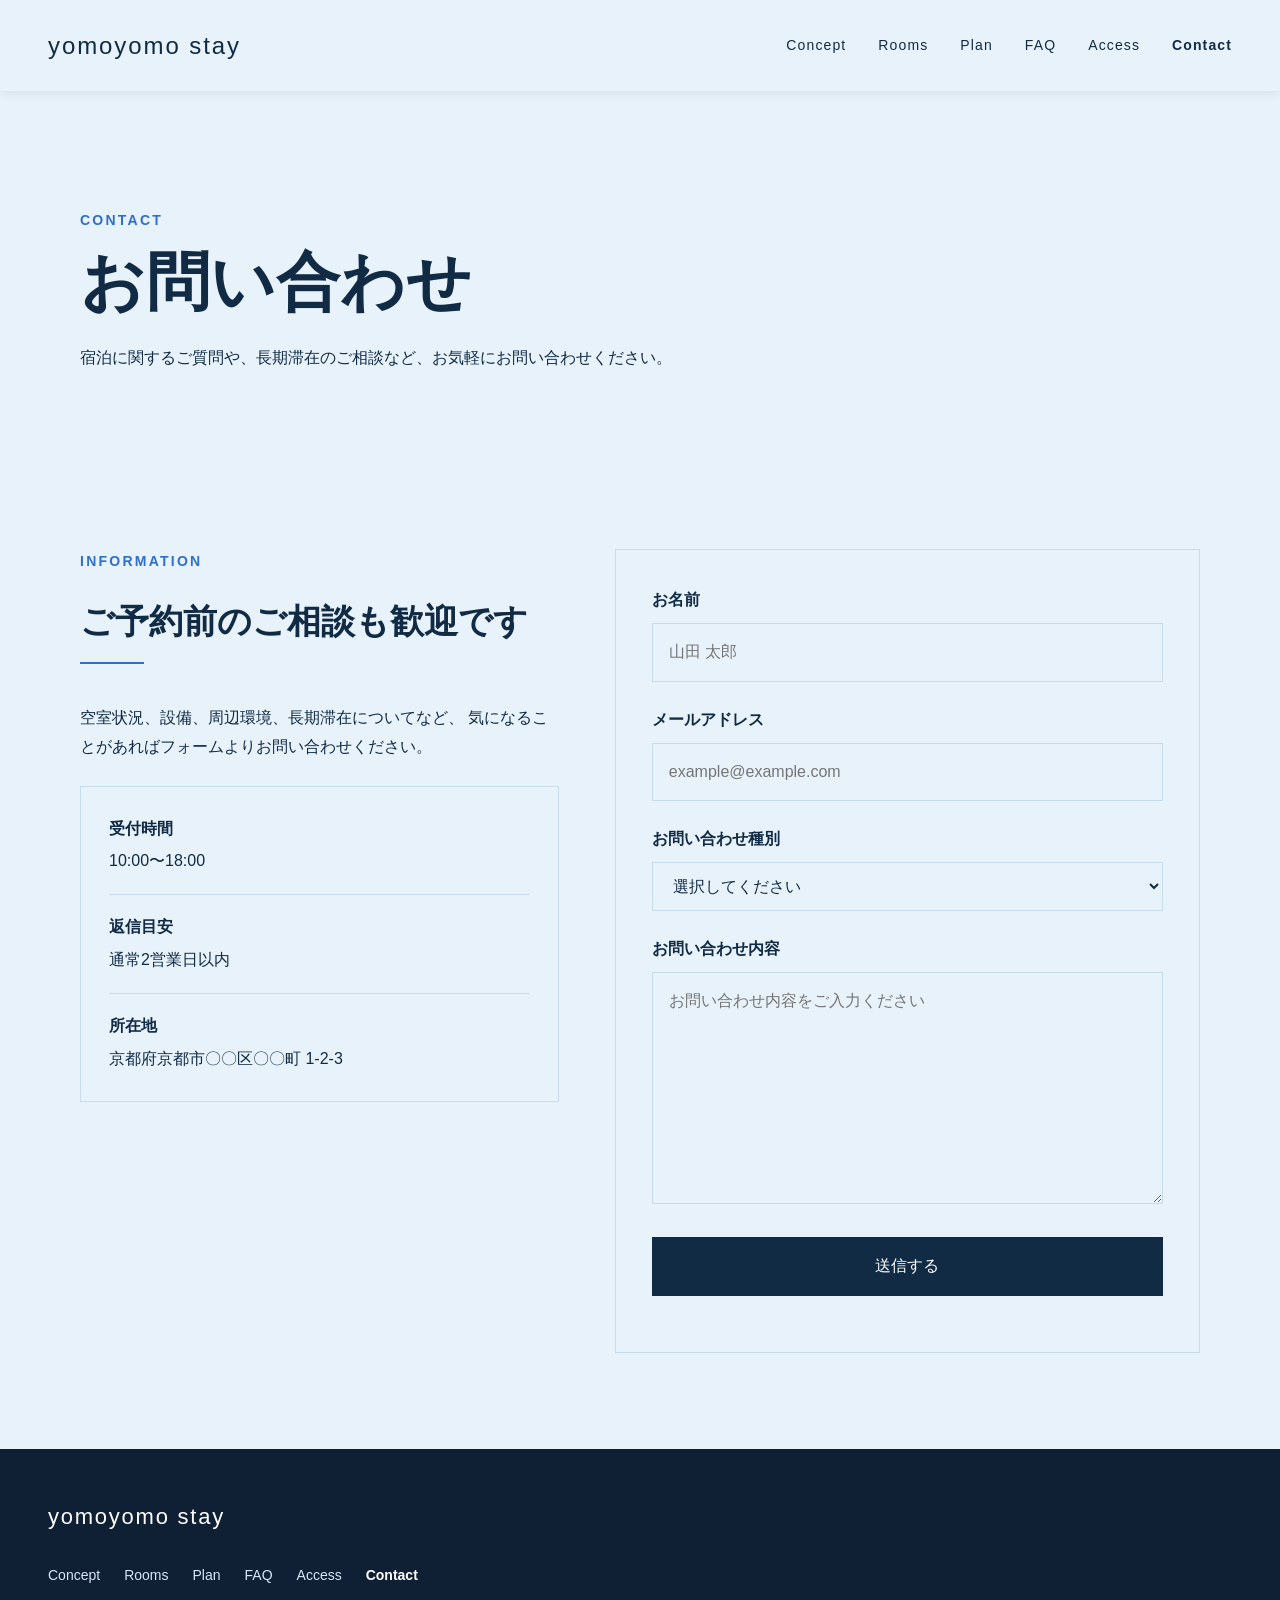
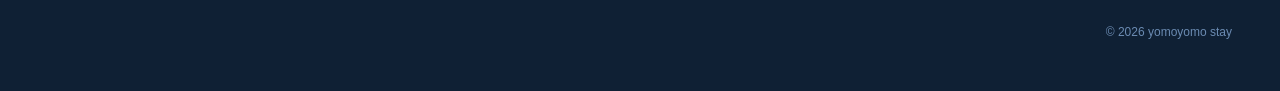
<file: contact.html>
<!DOCTYPE html>
<html lang="ja">
<head>
  <meta charset="UTF-8">
  <meta name="viewport" content="width=device-width, initial-scale=1.0">

  <title>お問い合わせ | yomoyomo stay</title>
  <meta name="description" content="yomoyomo stayへのお問い合わせページです。宿泊、設備、長期滞在に関するご質問はこちらからお問い合わせください。">

  <meta property="og:title" content="お問い合わせ | yomoyomo stay">
  <meta property="og:description" content="yomoyomo stayへの宿泊、設備、長期滞在に関するお問い合わせはこちらから。">
  <meta property="og:type" content="article">
  <meta property="og:url" content="https://example.com/contact.html">
  <meta property="og:image" content="https://example.com/images/ogp.jpg">
  <meta property="og:site_name" content="yomoyomo stay">

  <link rel="icon" href="favicon.ico">
  <link rel="stylesheet" href="css/style.css">
</head>
<body>

  <header class="site-header">
    <h1 class="site-logo">
      <a href="index.html">yomoyomo stay</a>
    </h1>

    <button class="menu-button" type="button" aria-label="メニューを開く">
      <span></span>
      <span></span>
      <span></span>
    </button>

    <nav class="global-nav">
      <ul>
        <li><a href="index.html#concept">Concept</a></li>
        <li><a href="rooms.html">Rooms</a></li>
        <li><a href="index.html#plan">Plan</a></li>
        <li><a href="index.html#faq">FAQ</a></li>
        <li><a href="index.html#access">Access</a></li>
        <li><a href="contact.html"  class="is-current">Contact</a></li>
      </ul>
    </nav>
  </header>

  <main>

    <section class="page-hero">
      <div class="page-hero-inner">
        <p class="section-label">Contact</p>
        <h2>お問い合わせ</h2>
        <p>
          宿泊に関するご質問や、長期滞在のご相談など、お気軽にお問い合わせください。
        </p>
      </div>
    </section>

    <section class="section contact-page">
      <div class="section-inner contact-layout">

        <div class="contact-info">
          <p class="section-label">Information</p>
          <h2 class="section-title">ご予約前のご相談も歓迎です</h2>
          <p>
            空室状況、設備、周辺環境、長期滞在についてなど、
            気になることがあればフォームよりお問い合わせください。
          </p>

          <dl class="contact-list">
            <div>
              <dt>受付時間</dt>
              <dd>10:00〜18:00</dd>
            </div>
            <div>
              <dt>返信目安</dt>
              <dd>通常2営業日以内</dd>
            </div>
            <div>
              <dt>所在地</dt>
              <dd>京都府京都市〇〇区〇〇町 1-2-3</dd>
            </div>
          </dl>
        </div>

        <form class="contact-form" action="#" method="post">
          <div class="form-item">
            <label for="name">お名前</label>
            <input type="text" id="name" name="name" placeholder="山田 太郎" >
             <p class="error-message"></p>
          </div>

          <div class="form-item">
            <label for="email">メールアドレス</label>
            <input type="email" id="email" name="email" placeholder="example@example.com" >
            <p class="error-message"></p>
          </div>

          <div class="form-item">
            <label for="category">お問い合わせ種別</label>
            <select id="category" name="category" >
              <option value="">選択してください</option>
              <option value="reservation">ご予約について</option>
              <option value="facility">設備について</option>
              <option value="long-stay">長期滞在について</option>
              <option value="other">その他</option>
            </select>
            <p class="error-message"></p>
          </div>

          <div class="form-item">
            <label for="message">お問い合わせ内容</label>
            <textarea id="message" name="message" rows="7" placeholder="お問い合わせ内容をご入力ください" ></textarea>
            <p class="error-message"></p>
          </div>

          <button class="button form-button" type="submit">送信する</button>
          <p class="form-success-message"></p>
        </form>

      </div>
    </section>

  </main>

  <footer class="site-footer">
    <p class="footer-logo">yomoyomo stay</p>

    <nav class="footer-nav">
      <ul>
        <li><a href="index.html#concept">Concept</a></li>
        <li><a href="rooms.html">Rooms</a></li>
        <li><a href="index.html#plan">Plan</a></li>
        <li><a href="index.html#faq">FAQ</a></li>
        <li><a href="index.html#access">Access</a></li>
        <li><a href="contact.html" class="is-current">Contact</a></li>
      </ul>
    </nav>

    <small class="copyright">&copy; 2026 yomoyomo stay</small>
  </footer>

  <script src="js/script.js"></script>
</body>
</html>
</file>
<file: css/style.css>
/* =========================
  reset
========================= */

* {
  margin: 0;
  padding: 0;
  box-sizing: border-box;
}

html {
  scroll-behavior: smooth;
}

body {
  color: var(--color-text);
  background-color: var(--color-background);
  font-family: "Helvetica Neue", Arial, "Hiragino Kaku Gothic ProN", "Hiragino Sans", Meiryo, sans-serif;
  line-height: 1.8;
   padding-top: 88px;
}

img {
  max-width: 100%;
  height: auto;
  display: block;
}

ul {
  list-style: none;
}

a {
  color: inherit;
  text-decoration: none;
}

button {
  font: inherit;
}


/* =========================
  common
========================= */

:root {
  --color-text: #112b44;
  --color-background: #e8f2fb;
  --color-accent: #2f6fcc;
  --color-button: #ffffff;
  --color-button-hover: #eff6ff;
  --color-card: #d8e7f7;
  --color-border: #c7dceb;
  --color-heading: #0f2034;
  --color-hero-overlay: rgba(232, 242, 251, 0.76);
  --color-copyright: #6b8bb2;
}

.section {
  padding: 96px 24px;
}

.section-inner {
  max-width: 1120px;
  margin: 0 auto;
}

.section-label {
  margin-bottom: 8px;
  color: var(--color-accent);
  font-size: 14px;
  font-weight: 700;
  letter-spacing: 0.16em;
  text-transform: uppercase;
}

.section-title {
  position: relative;
  margin-bottom: 40px;
  padding-bottom: 18px;
  font-size: 34px;
  line-height: 1.4;
}

.section-title::after {
  content: "";
  position: absolute;
  left: 0;
  bottom: 0;
  width: 64px;
  height: 2px;
  background-color: var(--color-accent);
}

.button {
  display: inline-block;
  min-width: 210px;
  padding: 14px 32px;
  border: 1px solid var(--color-text);
  background-color: var(--color-text);
  color: var(--color-button);
  text-align: center;
  transition: background-color 0.3s, color 0.3s;
}

.button:hover {
  background-color: var(--color-main);
  border-color: var(--color-main);
  color: var(--color-white);
}

.button-light {
  border-color: var(--color-button);
  background-color: var(--color-button);
  color: var(--color-text);
}

.button-light:hover {
  background-color: transparent;
  color: var(--color-button);
}

.section-button {
  margin-top: 40px;
  text-align: center;
}

.page-hero {
  padding: 120px 24px 80px;
  background-color: var(--color-bg-light);
}

.page-hero-inner {
  max-width: var(--width-inner, 1120px);
  margin: 0 auto;
}

.page-hero h2 {
  margin-bottom: 20px;
  font-size: clamp(40px, 6vw, 64px);
  line-height: 1.3;
}

.page-hero p:last-child {
  max-width: 640px;
}

.room-detail {
  background-color: var(--color-bg);
}

.room-detail-item {
  display: grid;
  grid-template-columns: 1fr 1fr;
  gap: 56px;
  align-items: center;
  padding: 56px 0;
  border-bottom: 1px solid var(--color-border);
}

.room-detail-item:first-child {
  padding-top: 0;
}

.room-detail-item:last-child {
  padding-bottom: 0;
  border-bottom: none;
}

.room-detail-item:nth-child(even) .room-detail-image {
  order: 2;
}

.room-detail-text h3 {
  margin-bottom: 20px;
  font-size: 28px;
  line-height: 1.5;
}

.room-detail-text p {
  margin-bottom: 20px;
}

.room-detail-text ul {
  padding: 20px;
  background-color: var(--color-bg-light);
  border: 1px solid var(--color-border);
}

.room-detail-text li + li {
  margin-top: 8px;
}

.fade-in {
  opacity: 0;
  transform: translateY(24px);
  transition: opacity 0.7s, transform 0.7s;
}

.fade-in.is-visible {
  opacity: 1;
  transform: translateY(0);
}
/* =========================
  header
========================= */

.site-header {
  position: fixed;
  top: 0;
  width: 100%;
  left: 0;
  z-index: 100;
  box-shadow: 0 2px 12px rgba(0, 0, 0, 0.08);

  display: flex;
  justify-content: space-between;
  align-items: center;
  padding: 24px 48px;
  background-color: var(--color-background);
}

.site-logo {
  font-size: 24px;
  font-weight: 400;
  letter-spacing: 0.08em;
}

.global-nav ul {
  display: flex;
  gap: 32px;
}

.global-nav a {
  font-size: 14px;
  letter-spacing: 0.08em;
  transition: color 0.3s;
}

.global-nav a:hover {
  color: var(--color-accent);
}

.menu-button {
  display: none;
}

.global-nav a.is-current {
  color: var(--color-main);
  font-weight: 700;
}
/* =========================
  hero
========================= */

.hero {
  min-height: 720px;
  padding: 120px 24px;
  display: grid;
  place-items: start;
  background:
    linear-gradient(var(--color-hero-overlay), var(--color-hero-overlay)),
    url("https://placehold.jp/1600x900.png") center / cover no-repeat;
}

.hero-content {
  width: min(100%, 1120px);
}

.hero-label {
  margin-bottom: 20px;
  color: var(--color-accent);
  font-size: 15px;
  font-weight: 700;
  letter-spacing: 0.18em;
  text-transform: uppercase;
}

.hero h2 {
  margin-bottom: 24px;
  font-size: clamp(40px, 6vw, 72px);
  line-height: 1.25;
  letter-spacing: 0.04em;
}

.hero-text {
  max-width: 620px;
  margin-bottom: 40px;
}


/* =========================
  concept
========================= */

.concept {
  background-color: var(--color-button-hover);
}

.concept-layout {
  display: grid;
  grid-template-columns: 1.1fr 0.9fr;
  gap: 56px;
  align-items: center;
}

.concept-image {
  position: relative;
}

.concept-image::after {
  content: "";
  position: absolute;
  left: -24px;
  bottom: -24px;
  width: 72%;
  height: 72%;
  background-color: var(--color-card);
  z-index: 0;
}

.concept-image img {
  position: relative;
  z-index: 1;
}


/* =========================
  rooms
========================= */

.rooms {
  background-color: var(--color-background);
}

.room-grid {
  display: grid;
  grid-template-columns: repeat(2, 1fr);
  gap: 28px;
}

.room-card {
  overflow: hidden;
  background-color: var(--color-button-hover);
  border: 1px solid var(--color-border);
}

.room-card img {
  width: 100%;
  aspect-ratio: 7 / 5;
  object-fit: cover;
  transition: transform 0.3s;
}

.room-card:hover img {
  transform: scale(1.05);
}

.room-card-body {
  padding: 24px;
}

.room-card h3 {
  margin-bottom: 12px;
  font-size: 22px;
}

.room-card p {
  margin-bottom: 16px;
}

.room-card span {
  display: inline-block;
  color: var(--color-accent);
  font-weight: 700;
}


/* =========================
  plan
========================= */

.plan {
  background-color: var(--color-button-hover);
}

.plan-tabs {
  max-width: 820px;
}

.plan-tab-buttons {
  display: flex;
  border-bottom: 1px solid var(--color-border);
}

.plan-tab-button {
  flex: 1;
  padding: 18px 16px;
  border: none;
  border-right: 1px solid var(--color-border);
  background-color: var(--color-bg);
  color: var(--color-text);
  cursor: pointer;
  transition: background-color 0.3s, color 0.3s;
}

.plan-tab-button:last-child {
  border-right: none;
}

.plan-tab-button.is-active {
  background-color: var(--color-main);
  color: var(--color-white);
}

.plan-tab-content {
  display: none;
  padding: 36px;
  background-color: var(--color-bg);
  border: 1px solid var(--color-border);
  border-top: none;
}

.plan-tab-content.is-active {
  display: block;
}

.plan-tab-content h3 {
  margin-bottom: 12px;
  font-size: 24px;
}


.plan-price {
  margin-top: 20px;
  color: var(--color-accent);
  font-size: 18px;
  font-weight: 700;
}

/* =========================
  facility
========================= */

.facility {
  background-color: var(--color-bg);
}

.facility-grid {
  display: grid;
  grid-template-columns: repeat(4, 1fr);
  gap: 24px;
}

.facility-card {
  padding: 28px;
  background-color: var(--color-bg-light);
  border: 1px solid var(--color-border);
}

.facility-icon {
  display: inline-block;
  margin-bottom: 18px;
  color: var(--color-main);
  font-size: 13px;
  font-weight: 700;
  letter-spacing: 0.12em;
  text-transform: uppercase;
}

.facility-card h3 {
  margin-bottom: 12px;
  font-size: 20px;
}

.facility-card p {
  color: var(--color-text);
}
/* =========================
  news
========================= */

.news {
  background-color: var(--color-background);
}

.news-layout {
  display: grid;
  grid-template-columns: 280px 1fr;
  gap: 56px;
}

.news-list {
  border-top: 1px solid var(--color-border);
}

.news-list li {
  display: grid;
  grid-template-columns: 140px 1fr;
  gap: 24px;
  padding: 20px 0;
  border-bottom: 1px solid var(--color-border);
}

.news-list time {
  color: var(--color-accent);
  font-weight: 700;
}

.news-list a {
  transition: color 0.3s;
}

.news-list a:hover {
  color: var(--color-accent);
}


/* =========================
  faq
========================= */

.faq {
  background-color: var(--color-button-hover);
}

.faq-list {
  max-width: 820px;
}

.faq-item {
  border-bottom: 1px solid var(--color-border);
}

.faq-question {
  position: relative;
  width: 100%;
  padding: 24px 48px 24px 0;
  border: none;
  background: none;
  color: var(--color-text);
  text-align: left;
  cursor: pointer;
}

.faq-question::before,
.faq-question::after {
  content: "";
  position: absolute;
  top: 50%;
  right: 8px;
  width: 18px;
  height: 1px;
  background-color: var(--color-text);
  transition: transform 0.3s;
}

.faq-question::after {
  transform: rotate(90deg);
}

.faq-item.is-open .faq-question::after {
  transform: rotate(0deg);
}

.faq-answer {
  display: none;
  padding: 0 0 24px;
  color: var(--color-text);
}

.faq-item.is-open .faq-answer {
  display: block;
}


/* =========================
  access
========================= */

.access {
  background-color: var(--color-background);
}

.access-layout {
  display: grid;
  grid-template-columns: 0.9fr 1.1fr;
  gap: 56px;
  align-items: center;
}

.access-text p {
  margin-bottom: 8px;
}

.map-placeholder {
  display: grid;
  place-items: center;
  min-height: 360px;
  background-color: var(--color-card);
  color: var(--color-accent);
  font-weight: 700;
}


/* =========================
  cta
========================= */

.cta {
  padding: 96px 24px;
  background-color: var(--color-text);
  color: var(--color-button);
  text-align: center;
}

.cta-inner {
  max-width: 820px;
  margin: 0 auto;
}

.cta .section-label {
  color: var(--color-card);
}

.cta h2 {
  margin-bottom: 32px;
  font-size: 36px;
  line-height: 1.5;
}


/* =========================
  footer
========================= */

.site-footer {
  padding: 48px;
  background-color: var(--color-heading);
  color: var(--color-button);
}

.footer-logo {
  margin-bottom: 24px;
  font-size: 22px;
  letter-spacing: 0.08em;
}

.footer-nav ul {
  display: flex;
  gap: 24px;
  margin-bottom: 32px;
}

.footer-nav a {
  color: var(--color-card);
  font-size: 14px;
}

.copyright {
  display: block;
  text-align: right;
  color: var(--color-copyright);
  font-size: 12px;
}

.contact-page {
  background-color: var(--color-bg);
}

.contact-layout {
  display: grid;
  grid-template-columns: 0.9fr 1.1fr;
  gap: 56px;
  align-items: start;
}

.contact-info p {
  margin-bottom: 24px;
}

.contact-list {
  padding: 28px;
  background-color: var(--color-bg-light);
  border: 1px solid var(--color-border);
}

.contact-list div + div {
  margin-top: 18px;
  padding-top: 18px;
  border-top: 1px solid var(--color-border);
}

.contact-list dt {
  margin-bottom: 4px;
  color: var(--color-main);
  font-weight: 700;
}

.contact-list dd {
  color: var(--color-text);
}

.contact-form {
  padding: 36px;
  background-color: var(--color-bg-light);
  border: 1px solid var(--color-border);
}

.form-item {
  margin-bottom: 24px;
}

.form-item label {
  display: block;
  margin-bottom: 8px;
  font-weight: 700;
}

.form-item input,
.form-item select,
.form-item textarea {
  width: 100%;
  padding: 14px 16px;
  border: 1px solid var(--color-border);
  background-color: var(--color-white);
  color: var(--color-text);
  font: inherit;
}

.form-item input:focus,
.form-item select:focus,
.form-item textarea:focus {
  outline: none;
  border-color: var(--color-main);
}

.form-item textarea {
  resize: vertical;
}

.form-button {
  width: 100%;
}

.footer-nav a.is-current {
  color: var(--color-white);
  font-weight: 700;
}

.error-message {
  margin-top: 6px;
  color: #c0392b;
  font-size: 13px;
  line-height: 1.5;
}

.form-item.is-error input,
.form-item.is-error select,
.form-item.is-error textarea {
  border-color: #c0392b;
  background-color: #fff7f6;
}

.form-success-message {
  margin-top: 20px;
  color: var(--color-main);
  font-weight: 700;
  text-align: center;
}
/* =========================
  responsive
========================= */

@media (max-width: 768px) {
  .section {
    padding: 64px 20px;
  }

  .section-title {
    margin-bottom: 32px;
    font-size: 26px;
  }

  .site-header {
    padding: 20px;
  }

  .site-logo {
    font-size: 20px;
  }

  .menu-button {
    display: flex;
    flex-direction: column;
    justify-content: center;
    gap: 6px;
    width: 40px;
    height: 40px;
    border: none;
    background: none;
    cursor: pointer;
    z-index: 20;
  }

  .menu-button span {
    display: block;
    width: 28px;
    height: 1px;
    background-color: var(--color-text);
    transition: transform 0.3s, opacity 0.3s;
  }

  .menu-button.is-open span:nth-child(1) {
    transform: translateY(7px) rotate(45deg);
  }

  .menu-button.is-open span:nth-child(2) {
    opacity: 0;
  }

  .menu-button.is-open span:nth-child(3) {
    transform: translateY(-7px) rotate(-45deg);
  }

  .global-nav {
    display: none;
    position: absolute;
    top: 100%;
    left: 0;
    width: 100%;
    padding: 24px 20px;
    background-color: var(--color-background);
    z-index: 10;
  }

  .global-nav.is-open {
    display: block;
  }

  .global-nav ul {
    flex-direction: column;
    align-items: center;
    gap: 18px;
  }

  .hero {
    place-items: end start;
    min-height: 560px;
    padding: 96px 20px 64px;
  }

  .hero h2 {
    font-size: 34px;
    line-height: 1.35;
  }

   .hero-text {
    margin-bottom: 32px;
    font-size: 15px;
  }


  .room-card-body,
  .facility-card,
  .plan-list li {
    padding: 24px;
  }

  .concept-layout,
  .news-layout,
  .access-layout {
    grid-template-columns: 1fr;
  }

  .concept-image::after {
    left: -12px;
    bottom: -12px;
  }

  .room-grid,
  .plan-list {
    grid-template-columns: 1fr;
  }

.plan-tab-buttons {
  flex-direction: column;
}

.plan-tab-button {
  border-right: none;
  border-bottom: 1px solid var(--color-border);
}

.plan-tab-button:last-child {
  border-bottom: none;
}

.plan-tab-content {
  padding: 24px;
}


.room-card h3 {
  margin-bottom: 5px;
  font-size: 22px;
}

.room-card p {
  margin-bottom: 5px;
}

.facility-grid {
  grid-template-columns: 1fr;
}
  .news-list li {
    grid-template-columns: 1fr;
    gap: 4px;
  }

  .cta {
    padding: 64px 20px;
  }

  .cta h2 {
    font-size: 26px;
    line-height: 1.6;
  }

  .footer-nav ul {
    flex-direction: column;
    gap: 12px;
  }

  .copyright {
    text-align: left;
  }
  
  .button {
    width: 100%;
    max-width: 320px;
  }

  .page-hero {
  padding: 96px 20px 64px;
}

.page-hero h2 {
  font-size: 36px;
}

.room-detail-item {
  grid-template-columns: 1fr;
  gap: 28px;
  padding: 40px 0;
}

.room-detail-item:nth-child(even) .room-detail-image {
  order: 0;
}

.room-detail-text h3 {
  font-size: 24px;
}

.contact-layout {
  grid-template-columns: 1fr;
  gap: 40px;
}

.contact-form {
  padding: 24px;
}

}
</file>
